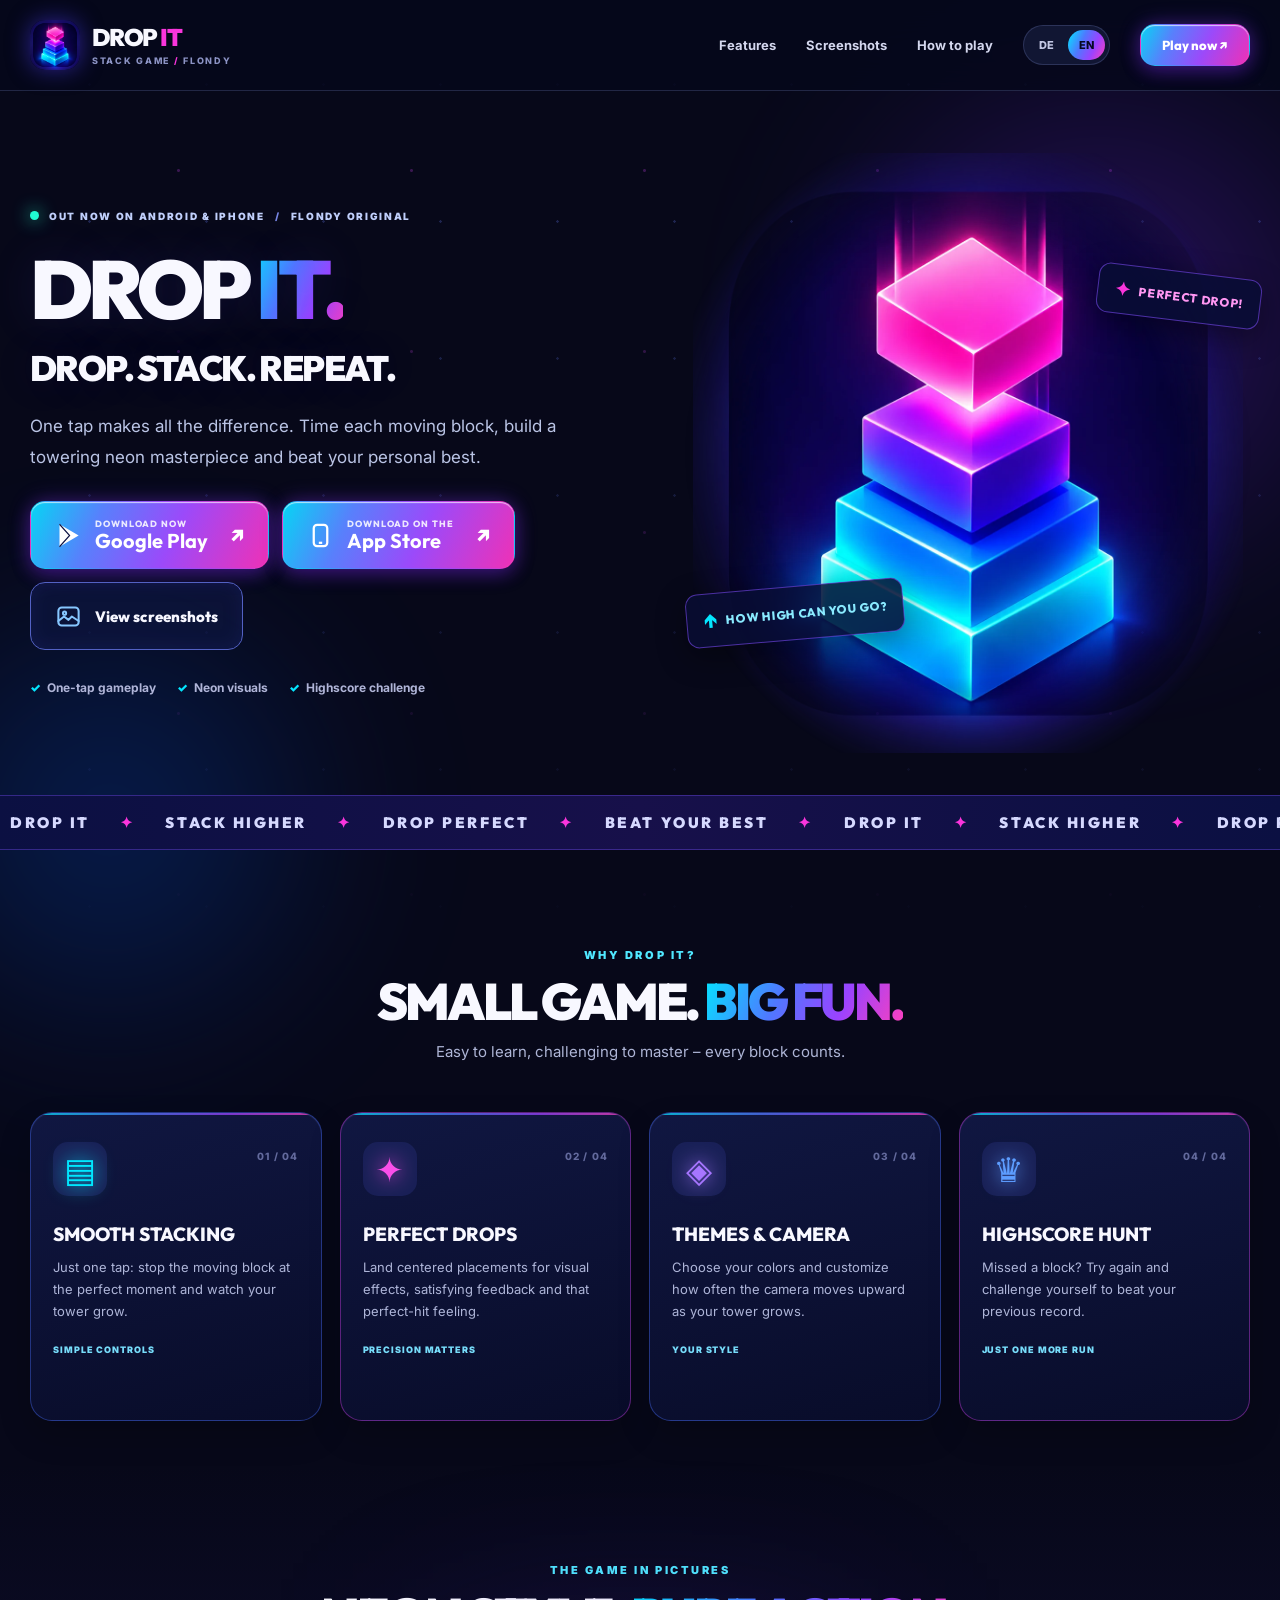
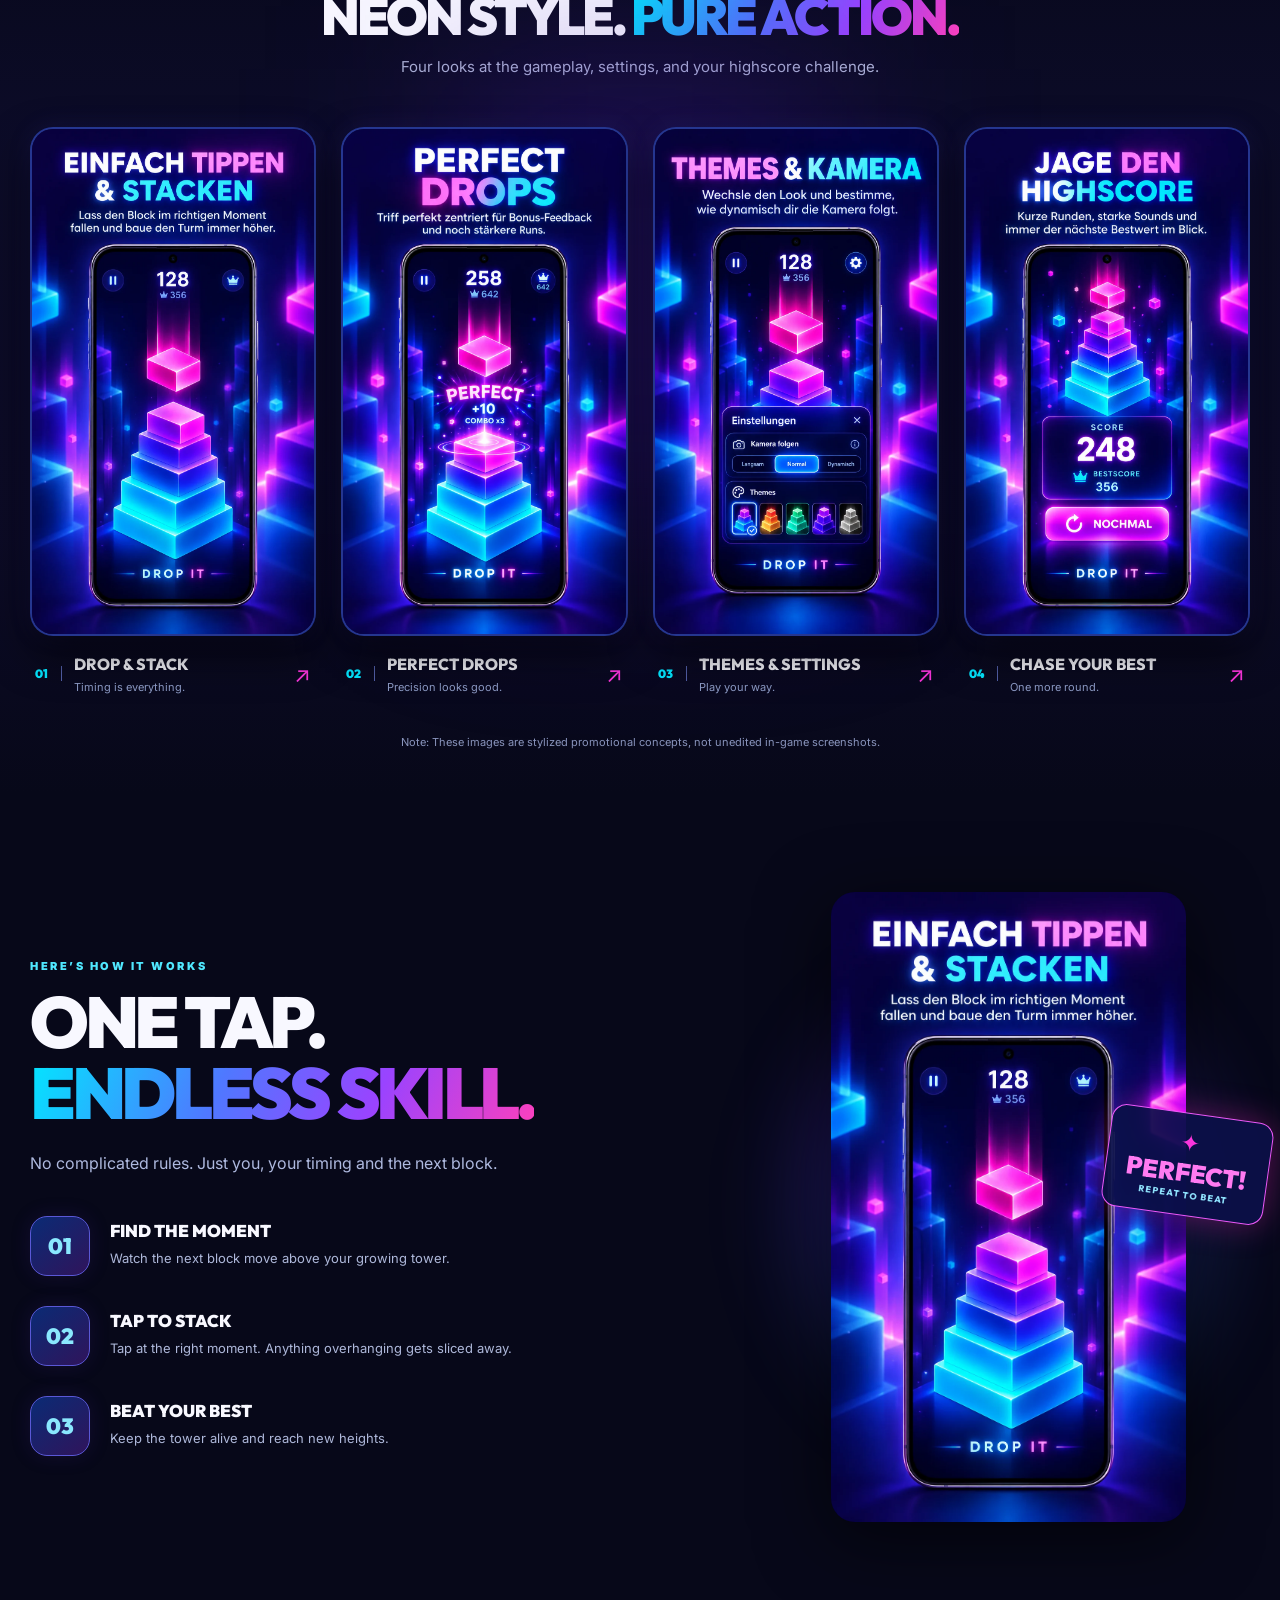
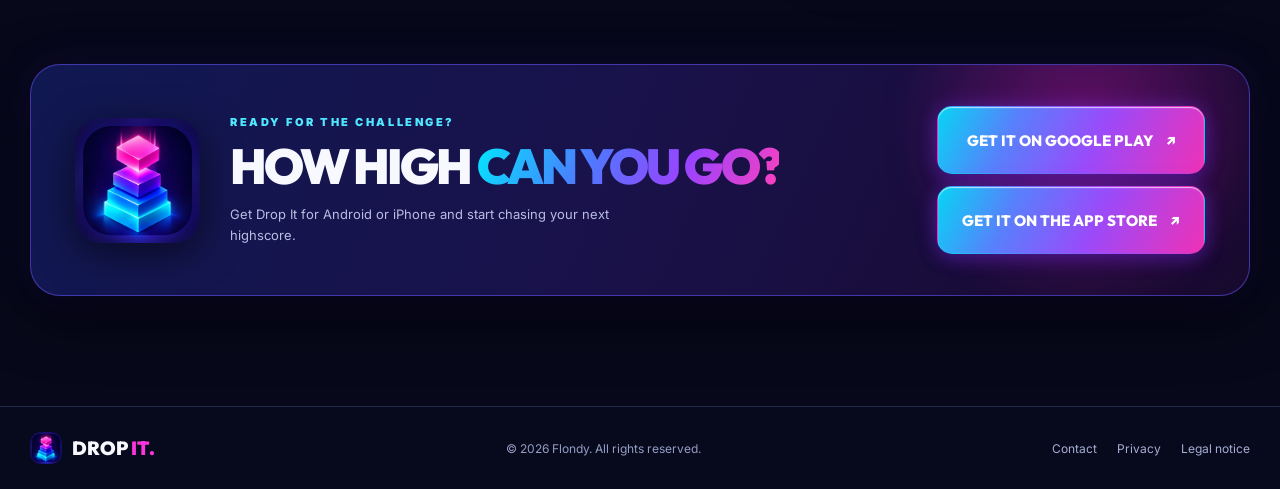
<file: index.html>
<!doctype html>
<html lang="de">
<head>
  <meta charset="utf-8">
  <meta name="viewport" content="width=device-width, initial-scale=1, viewport-fit=cover">
  <meta name="theme-color" content="#080923">
  <meta name="description" id="meta-description" content="Drop It – das farbenfrohe Geschicklichkeitsspiel mit One-Tap-Steuerung. Blöcke stapeln, perfekte Treffer landen und den Highscore knacken.">
  <meta property="og:type" content="website">
  <meta property="og:title" content="Drop It – Stack Higher. Drop Perfect.">
  <meta property="og:description" content="Ein Tap. Perfektes Timing. Wie hoch kommst du?">
  <meta property="og:image" content="https://flondy.github.io/drop-it-landing-page/assets/images/feature-graphic-1024x500.png">
  <meta property="og:url" content="https://flondy.github.io/drop-it-landing-page/">
  <meta name="twitter:card" content="summary_large_image">
  <title>Drop It – Stack Game | Flondy</title>
  <link rel="icon" type="image/png" href="assets/images/favicon.png">
  <link rel="apple-touch-icon" href="assets/images/icon-512.png">
  <link rel="preconnect" href="https://fonts.googleapis.com">
  <link rel="preconnect" href="https://fonts.gstatic.com" crossorigin>
  <link href="https://fonts.googleapis.com/css2?family=Inter:wght@400;500;600;700;800;900&family=Outfit:wght@400;500;600;700;800;900&display=swap" rel="stylesheet">
  <link rel="stylesheet" href="style.css">
  <script src="app.js" defer></script>
</head>
<body>
  <a class="skip-link" href="#main" data-i18n="skip">Zum Inhalt springen</a>
  <div class="ambient ambient-one" aria-hidden="true"></div>
  <div class="ambient ambient-two" aria-hidden="true"></div>
  <div class="star-field" aria-hidden="true"></div>

  <header class="site-header" id="top">
    <div class="container nav-shell">
      <a class="brand" href="#top" aria-label="Drop It – Home">
        <img src="assets/images/icon.webp" width="50" height="50" alt="Drop It App Icon">
        <span><strong>DROP <em>IT</em></strong><small>STACK GAME <span class="brand-separator">/</span> FLONDY</small></span>
      </a>
      <button class="menu-toggle" id="menu-toggle" type="button" aria-controls="nav-links" aria-expanded="false" aria-label="Menü öffnen">
        <span></span><span></span><span></span>
      </button>
      <nav class="nav-links" id="nav-links" aria-label="Navigation">
        <a href="#features" data-i18n="nav.features">Features</a>
        <a href="#gallery" data-i18n="nav.screenshots">Screenshots</a>
        <a href="#how-to-play" data-i18n="nav.how">So funktioniert's</a>
        <div class="language-toggle" role="group" aria-label="Sprache auswählen">
          <button type="button" data-lang="de" aria-pressed="true">DE</button>
          <button type="button" data-lang="en" aria-pressed="false">EN</button>
        </div>
        <a class="button button-small button-primary nav-cta" href="https://play.google.com/store/apps/details?id=dev.flondy.drop" target="_blank" rel="noopener noreferrer" data-i18n="nav.download">Jetzt spielen <span aria-hidden="true">↗</span></a>
      </nav>
    </div>
  </header>

  <main id="main">
    <section class="hero container" aria-labelledby="hero-title">
      <div class="hero-copy reveal">
        <div class="eyebrow"><span class="live-dot"></span><span data-i18n="hero.eyebrow">JETZT FÜR ANDROID &amp; IPHONE</span><span class="eyebrow-divider">/</span><span>FLONDY ORIGINAL</span></div>
        <h1 id="hero-title">DROP <span class="gradient-text">IT.</span><br><span data-i18n="hero.title">STAPEL. TRIFF. WIEDERHOLE.</span></h1>
        <p class="hero-lead" data-i18n="hero.description">Ein Tap entscheidet alles. Setze jeden Block im perfekten Moment ab, baue deinen Neon-Turm und knacke deinen eigenen Highscore.</p>
        <div class="hero-actions">
          <a class="button button-primary button-large" href="https://play.google.com/store/apps/details?id=dev.flondy.drop" target="_blank" rel="noopener noreferrer">
            <svg viewBox="0 0 24 24" aria-hidden="true"><path d="m4 2 17 10L4 22V2Z" fill="currentColor"/><path d="m4 2 9 10-9 10" fill="none" stroke="#0c1243" stroke-width="1"/></svg>
            <span><small data-i18n="hero.storeSmall">JETZT DOWNLOADEN</small><strong>Google Play</strong></span>
            <span class="arrow">↗</span>
          </a>
          <a class="button button-primary button-large" href="https://apps.apple.com/de/app/drop-it-stack-game/id6823741374" target="_blank" rel="noopener noreferrer">
            <svg viewBox="0 0 24 24" aria-hidden="true"><rect x="6" y="2.5" width="12" height="19" rx="3" fill="none" stroke="currentColor" stroke-width="2"/><path d="M10.5 18.5h3" stroke="currentColor" stroke-width="2"/></svg>
            <span><small data-i18n="hero.iosSmall">LADEN IM</small><strong>App Store</strong></span>
            <span class="arrow">↗</span>
          </a>
          <a class="button button-outline button-large" href="#gallery"><svg viewBox="0 0 24 24" aria-hidden="true"><rect x="3" y="4" width="18" height="16" rx="3"/><circle cx="8.5" cy="9" r="1.4"/><path d="m3 16 5-4 4 3 3-3 6 4"/></svg><span data-i18n="hero.gallery">Screenshots ansehen</span></a>
        </div>
        <div class="hero-benefits"><span><i aria-hidden="true">✓</i><span data-i18n="hero.benefit1">One-Tap-Gameplay</span></span><span><i aria-hidden="true">✓</i><span data-i18n="hero.benefit2">Neon-Look</span></span><span><i aria-hidden="true">✓</i><span data-i18n="hero.benefit3">Highscore-Challenge</span></span></div>
      </div>
      <div class="hero-art reveal" aria-label="Drop It Neon-Turm Illustration">
        <div class="hero-halo"></div>
        <img class="hero-icon" src="assets/images/icon.webp" alt="Leuchtende magentafarbene, violette und cyanblaue Stapelblöcke" width="600" height="600">
        <div class="hero-floating floating-top"><span class="mini-spark">✦</span><span data-i18n="hero.float1">PERFECT DROP!</span></div>
        <div class="hero-floating floating-bottom"><span class="mini-up">↑</span><span data-i18n="hero.float2">HOW HIGH CAN YOU GO?</span></div>
      </div>
    </section>

    <div class="ticker" aria-hidden="true"><div class="ticker-content"><span>DROP IT</span><b>✦</b><span>STACK HIGHER</span><b>✦</b><span>DROP PERFECT</span><b>✦</b><span>BEAT YOUR BEST</span><b>✦</b><span>DROP IT</span><b>✦</b><span>STACK HIGHER</span><b>✦</b><span>DROP PERFECT</span><b>✦</b><span>BEAT YOUR BEST</span><b>✦</b></div></div>

    <section class="section container" id="features" aria-labelledby="features-title">
      <div class="section-heading reveal"><div class="section-kicker" data-i18n="features.kicker">WARUM DROP IT?</div><h2 id="features-title"><span data-i18n="features.titleA">KLEINES SPIEL.</span> <span class="gradient-text" data-i18n="features.titleB">GROSSER SPASS.</span></h2><p data-i18n="features.subtitle">Schnell verstanden, schwer gemeistert – jeder neue Block zählt.</p></div>
      <div class="feature-grid">
        <article class="feature-card reveal"><div class="feature-icon cyan">▤</div><div class="feature-index">01 / 04</div><h3 data-i18n="features.f1title">SMOOTH STACKING</h3><p data-i18n="features.f1desc">Nur ein Fingertipp: Stoppe den beweglichen Block im richtigen Augenblick und lass deinen Turm wachsen.</p><span class="feature-tag" data-i18n="features.f1tag">EINFACHE STEUERUNG</span></article>
        <article class="feature-card reveal"><div class="feature-icon pink">✦</div><div class="feature-index">02 / 04</div><h3 data-i18n="features.f2title">PERFECT DROPS</h3><p data-i18n="features.f2desc">Triff die Mitte für perfekte Platzierungen, Partikeleffekte und dieses besondere Erfolgsgefühl.</p><span class="feature-tag" data-i18n="features.f2tag">PRÄZISION ZÄHLT</span></article>
        <article class="feature-card reveal"><div class="feature-icon purple">◈</div><div class="feature-index">03 / 04</div><h3 data-i18n="features.f3title">THEMES & KAMERA</h3><p data-i18n="features.f3desc">Wähle deinen Farblook und entscheide, wie oft die Kamera beim Stapeln mit nach oben fährt.</p><span class="feature-tag" data-i18n="features.f3tag">DEIN STIL</span></article>
        <article class="feature-card reveal"><div class="feature-icon blue">♛</div><div class="feature-index">04 / 04</div><h3 data-i18n="features.f4title">HIGHSCORE HUNT</h3><p data-i18n="features.f4desc">Ein Fehlversuch? Starte neu und versuche, deinen bisherigen Rekord zu schlagen.</p><span class="feature-tag" data-i18n="features.f4tag">IMMER EINE RUNDE MEHR</span></article>
      </div>
    </section>

    <section class="section gallery-section" id="gallery" aria-labelledby="gallery-title">
      <div class="container">
        <div class="section-heading reveal"><div class="section-kicker" data-i18n="gallery.kicker">DAS SPIEL IN BILDERN</div><h2 id="gallery-title"><span data-i18n="gallery.titleA">NEON-STYLE.</span> <span class="gradient-text" data-i18n="gallery.titleB">PURE ACTION.</span></h2><p data-i18n="gallery.subtitle">Vier Einblicke in das Spielprinzip, die Einstellungen und deine Highscore-Jagd.</p></div>
        <div class="screenshot-grid">
          <button class="screenshot-card reveal" type="button" data-image="assets/originals/screenshot-gameplay.png" data-caption="gallery.c1" aria-label="Gameplay-Bild groß anzeigen"><div class="screenshot-frame"><img src="assets/images/screenshot-gameplay.webp" loading="lazy" width="941" height="1672" alt="Gestaltete Gameplay-Vorschau: Blöcke zum Turm stapeln"></div><div class="screenshot-info"><span class="screenshot-number">01</span><div><strong data-i18n="gallery.c1">DROP & STACK</strong><small data-i18n="gallery.s1">Der perfekte Moment zählt.</small></div><span class="screenshot-arrow">↗</span></div></button>
          <button class="screenshot-card reveal" type="button" data-image="assets/originals/screenshot-perfect.png" data-caption="gallery.c2" aria-label="Perfect-Drops-Bild groß anzeigen"><div class="screenshot-frame"><img src="assets/images/screenshot-perfect.webp" loading="lazy" width="941" height="1672" alt="Gestaltete Spielvorschau: PERFECT Drop mit Neon-Partikeln"></div><div class="screenshot-info"><span class="screenshot-number">02</span><div><strong data-i18n="gallery.c2">PERFECT DROPS</strong><small data-i18n="gallery.s2">Präzision sieht gut aus.</small></div><span class="screenshot-arrow">↗</span></div></button>
          <button class="screenshot-card reveal" type="button" data-image="assets/originals/screenshot-themes.png" data-caption="gallery.c3" aria-label="Theme-Bild groß anzeigen"><div class="screenshot-frame"><img src="assets/images/screenshot-themes.webp" loading="lazy" width="941" height="1672" alt="Gestaltete Vorschau der Themes und Kameraeinstellungen"></div><div class="screenshot-info"><span class="screenshot-number">03</span><div><strong data-i18n="gallery.c3">THEMES & SETTINGS</strong><small data-i18n="gallery.s3">Spiele auf deine Weise.</small></div><span class="screenshot-arrow">↗</span></div></button>
          <button class="screenshot-card reveal" type="button" data-image="assets/originals/screenshot-highscore.png" data-caption="gallery.c4" aria-label="Highscore-Bild groß anzeigen"><div class="screenshot-frame"><img src="assets/images/screenshot-highscore.webp" loading="lazy" width="941" height="1672" alt="Gestaltete Spielvorschau: Highscore und Replay"></div><div class="screenshot-info"><span class="screenshot-number">04</span><div><strong data-i18n="gallery.c4">CHASE YOUR BEST</strong><small data-i18n="gallery.s4">Ein Versuch geht noch.</small></div><span class="screenshot-arrow">↗</span></div></button>
        </div>
        <p class="gallery-disclaimer" data-i18n="gallery.note">Hinweis: Die dargestellten Bilder sind gestaltete Werbevisualisierungen und keine unveränderten Ingame-Screenshots.</p>
      </div>
    </section>

    <section class="section container" id="how-to-play" aria-labelledby="how-title">
      <div class="how-grid">
        <div class="how-copy reveal"><div class="section-kicker" data-i18n="how.kicker">SO EINFACH GEHT'S</div><h2 id="how-title"><span data-i18n="how.titleA">ONE TAP.</span><br><span class="gradient-text" data-i18n="how.titleB">ENDLESS SKILL.</span></h2><p class="how-intro" data-i18n="how.intro">Keine komplizierten Regeln. Nur du, deine Reaktion und der nächste Block.</p><div class="steps"><div class="step"><div class="step-count">01</div><div><strong data-i18n="how.oneTitle">TIMING FINDEN</strong><p data-i18n="how.oneBody">Beobachte, wie sich der neue Block über dem Turm bewegt.</p></div></div><div class="step"><div class="step-count">02</div><div><strong data-i18n="how.twoTitle">TIPPEN & STAPELN</strong><p data-i18n="how.twoBody">Tippe im richtigen Moment. Was übersteht, wird abgeschnitten.</p></div></div><div class="step"><div class="step-count">03</div><div><strong data-i18n="how.threeTitle">REKORD BRECHEN</strong><p data-i18n="how.threeBody">Halte deinen Turm am Leben und erreiche neue Höhen.</p></div></div></div></div>
        <div class="how-visual reveal"><div class="how-visual-glow"></div><img src="assets/images/screenshot-gameplay.webp" loading="lazy" width="941" height="1672" alt="Gameplay-Illustration von Drop It"><div class="how-sticker"><span>✦</span><strong>PERFECT!</strong><small data-i18n="how.sticker">REPEAT TO BEAT</small></div></div>
      </div>
    </section>

    <section class="container section download-section" id="download"><div class="download-card reveal"><div class="download-glow"></div><div class="download-icon"><img src="assets/images/icon.webp" width="128" height="128" alt="Drop It Icon"></div><div class="download-copy"><div class="section-kicker" data-i18n="cta.kicker">BEREIT FÜR DIE CHALLENGE?</div><h2><span data-i18n="cta.titleA">WIE HOCH</span> <span class="gradient-text" data-i18n="cta.titleB">KOMMST DU?</span></h2><p data-i18n="cta.text">Hol dir Drop It für Android oder iPhone und starte deine nächste Highscore-Runde.</p></div><div style="display:flex;flex-direction:column;gap:12px"><a class="button button-primary button-large" href="https://play.google.com/store/apps/details?id=dev.flondy.drop" target="_blank" rel="noopener noreferrer"><span data-i18n="cta.button">JETZT AUF GOOGLE PLAY</span><span>↗</span></a><a class="button button-primary button-large" href="https://apps.apple.com/de/app/drop-it-stack-game/id6823741374" target="_blank" rel="noopener noreferrer"><span data-i18n="cta.iosButton">JETZT IM APP STORE</span><span>↗</span></a></div></div></section>
  </main>
  <footer class="footer"><div class="container footer-inner"><a class="footer-brand" href="#top"><img src="assets/images/favicon.png" alt="" width="32" height="32"><span>DROP <em>IT.</em></span></a><span class="copyright">© <span id="year"></span> Flondy. <span data-i18n="footer.rights">Alle Rechte vorbehalten.</span></span><nav aria-label="Rechtliches und Kontakt"><a href="mailto:flondy.dev@gmail.com" data-i18n="footer.contact">Kontakt</a><a href="privacy.html" data-i18n="footer.privacy">Datenschutz</a><a href="https://flondy.github.io/app-store/impressum.html" data-i18n="footer.imprint">Impressum</a></nav></div></footer>

  <div class="lightbox" id="lightbox" role="dialog" aria-modal="true" aria-label="Bildvorschau" hidden><button class="lightbox-close" id="lightbox-close" type="button" aria-label="Schließen">✕</button><button class="lightbox-direction lightbox-prev" id="lightbox-prev" type="button" aria-label="Vorheriges Bild">‹</button><figure><img id="lightbox-image" alt=""><figcaption id="lightbox-caption"></figcaption></figure><button class="lightbox-direction lightbox-next" id="lightbox-next" type="button" aria-label="Nächstes Bild">›</button></div>
</body>
</html>
</file>
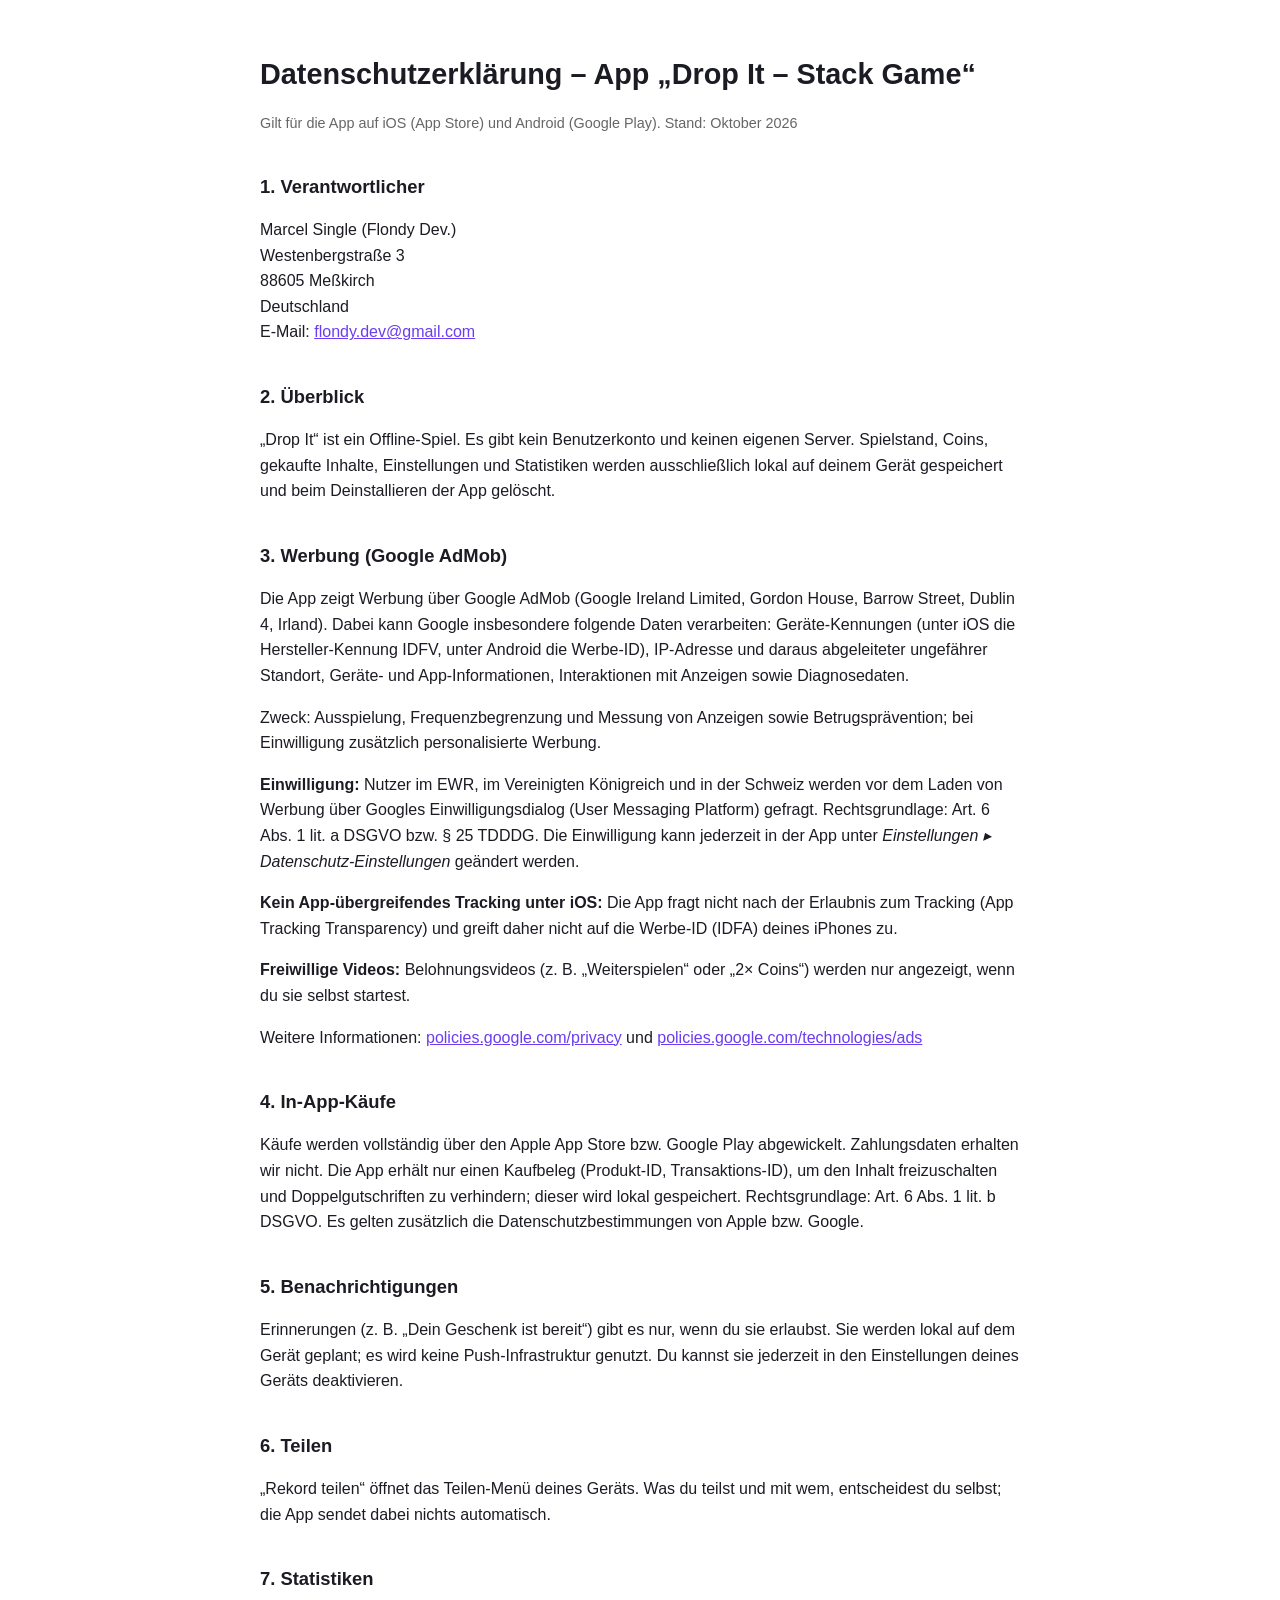
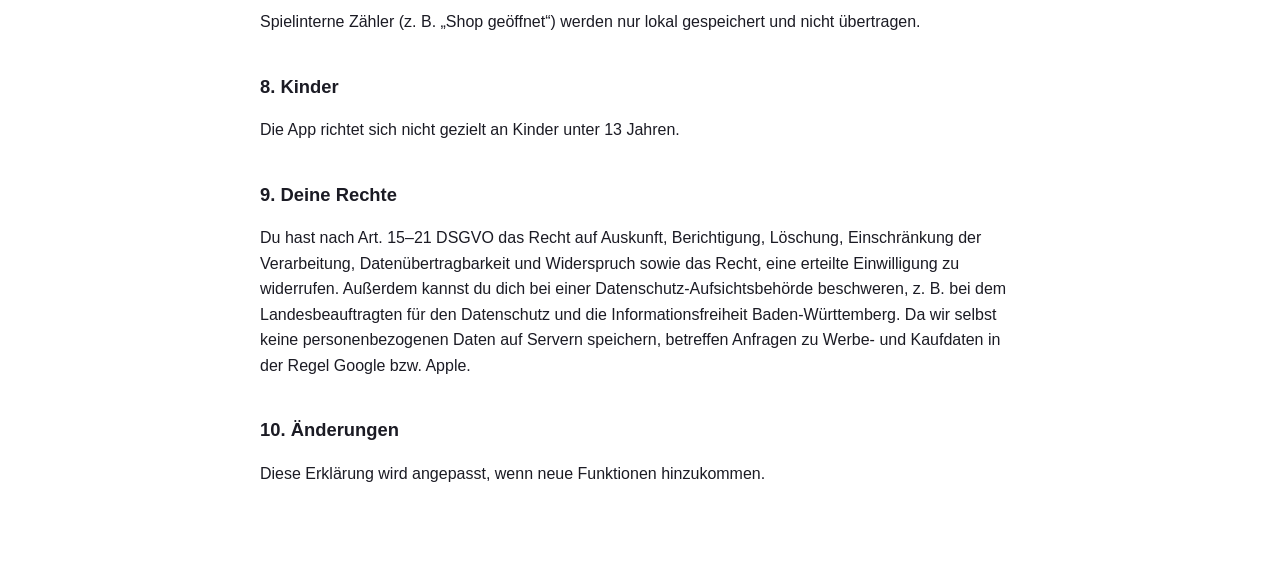
<file: app-privacy.html>
<!doctype html>
<html lang="de">
<head>
<meta charset="utf-8">
<meta name="viewport" content="width=device-width, initial-scale=1">
<title>Datenschutzerklärung – Drop It</title>
<style>
  body{font-family:-apple-system,BlinkMacSystemFont,"Segoe UI",Roboto,sans-serif;max-width:760px;margin:0 auto;padding:32px 16px 64px;line-height:1.6;color:#1b1b24;background:#fff}
  h1{font-size:1.8rem;margin-bottom:.2em} h2{font-size:1.15rem;margin-top:2em}
  .muted{color:#666;font-size:.9rem} a{color:#6b3cf0}
  @media (prefers-color-scheme:dark){body{background:#0f0c1d;color:#e8e6f5} .muted{color:#9a96b0} a{color:#58e3ff}}
</style>
</head>
<body>
<h1>Datenschutzerklärung – App „Drop It – Stack Game“</h1>
<p class="muted">Gilt für die App auf iOS (App Store) und Android (Google Play). Stand: Oktober 2026</p>

<h2>1. Verantwortlicher</h2>
<p>Marcel Single (Flondy Dev.)<br>Westenbergstraße 3<br>88605 Meßkirch<br>Deutschland<br>E-Mail: <a href="mailto:flondy.dev@gmail.com">flondy.dev@gmail.com</a></p>

<h2>2. Überblick</h2>
<p>„Drop It“ ist ein Offline-Spiel. Es gibt kein Benutzerkonto und keinen eigenen Server. Spielstand, Coins, gekaufte Inhalte, Einstellungen und Statistiken werden ausschließlich lokal auf deinem Gerät gespeichert und beim Deinstallieren der App gelöscht.</p>

<h2>3. Werbung (Google AdMob)</h2>
<p>Die App zeigt Werbung über Google AdMob (Google Ireland Limited, Gordon House, Barrow Street, Dublin 4, Irland). Dabei kann Google insbesondere folgende Daten verarbeiten: Geräte-Kennungen (unter iOS die Hersteller-Kennung IDFV, unter Android die Werbe-ID), IP-Adresse und daraus abgeleiteter ungefährer Standort, Geräte- und App-Informationen, Interaktionen mit Anzeigen sowie Diagnosedaten.</p>
<p>Zweck: Ausspielung, Frequenzbegrenzung und Messung von Anzeigen sowie Betrugsprävention; bei Einwilligung zusätzlich personalisierte Werbung.</p>
<p><strong>Einwilligung:</strong> Nutzer im EWR, im Vereinigten Königreich und in der Schweiz werden vor dem Laden von Werbung über Googles Einwilligungsdialog (User Messaging Platform) gefragt. Rechtsgrundlage: Art. 6 Abs. 1 lit. a DSGVO bzw. § 25 TDDDG. Die Einwilligung kann jederzeit in der App unter <em>Einstellungen ▸ Datenschutz-Einstellungen</em> geändert werden.</p>
<p><strong>Kein App-übergreifendes Tracking unter iOS:</strong> Die App fragt nicht nach der Erlaubnis zum Tracking (App Tracking Transparency) und greift daher nicht auf die Werbe-ID (IDFA) deines iPhones zu.</p>
<p><strong>Freiwillige Videos:</strong> Belohnungsvideos (z. B. „Weiterspielen“ oder „2× Coins“) werden nur angezeigt, wenn du sie selbst startest.</p>
<p>Weitere Informationen: <a href="https://policies.google.com/privacy">policies.google.com/privacy</a> und <a href="https://policies.google.com/technologies/ads">policies.google.com/technologies/ads</a></p>

<h2>4. In-App-Käufe</h2>
<p>Käufe werden vollständig über den Apple App Store bzw. Google Play abgewickelt. Zahlungsdaten erhalten wir nicht. Die App erhält nur einen Kaufbeleg (Produkt-ID, Transaktions-ID), um den Inhalt freizuschalten und Doppelgutschriften zu verhindern; dieser wird lokal gespeichert. Rechtsgrundlage: Art. 6 Abs. 1 lit. b DSGVO. Es gelten zusätzlich die Datenschutzbestimmungen von Apple bzw. Google.</p>

<h2>5. Benachrichtigungen</h2>
<p>Erinnerungen (z. B. „Dein Geschenk ist bereit“) gibt es nur, wenn du sie erlaubst. Sie werden lokal auf dem Gerät geplant; es wird keine Push-Infrastruktur genutzt. Du kannst sie jederzeit in den Einstellungen deines Geräts deaktivieren.</p>

<h2>6. Teilen</h2>
<p>„Rekord teilen“ öffnet das Teilen-Menü deines Geräts. Was du teilst und mit wem, entscheidest du selbst; die App sendet dabei nichts automatisch.</p>

<h2>7. Statistiken</h2>
<p>Spielinterne Zähler (z. B. „Shop geöffnet“) werden nur lokal gespeichert und nicht übertragen.</p>

<h2>8. Kinder</h2>
<p>Die App richtet sich nicht gezielt an Kinder unter 13 Jahren.</p>

<h2>9. Deine Rechte</h2>
<p>Du hast nach Art. 15–21 DSGVO das Recht auf Auskunft, Berichtigung, Löschung, Einschränkung der Verarbeitung, Datenübertragbarkeit und Widerspruch sowie das Recht, eine erteilte Einwilligung zu widerrufen. Außerdem kannst du dich bei einer Datenschutz-Aufsichtsbehörde beschweren, z. B. bei dem Landesbeauftragten für den Datenschutz und die Informationsfreiheit Baden-Württemberg. Da wir selbst keine personenbezogenen Daten auf Servern speichern, betreffen Anfragen zu Werbe- und Kaufdaten in der Regel Google bzw. Apple.</p>

<h2>10. Änderungen</h2>
<p>Diese Erklärung wird angepasst, wenn neue Funktionen hinzukommen.</p>
</body>
</html>
</file>
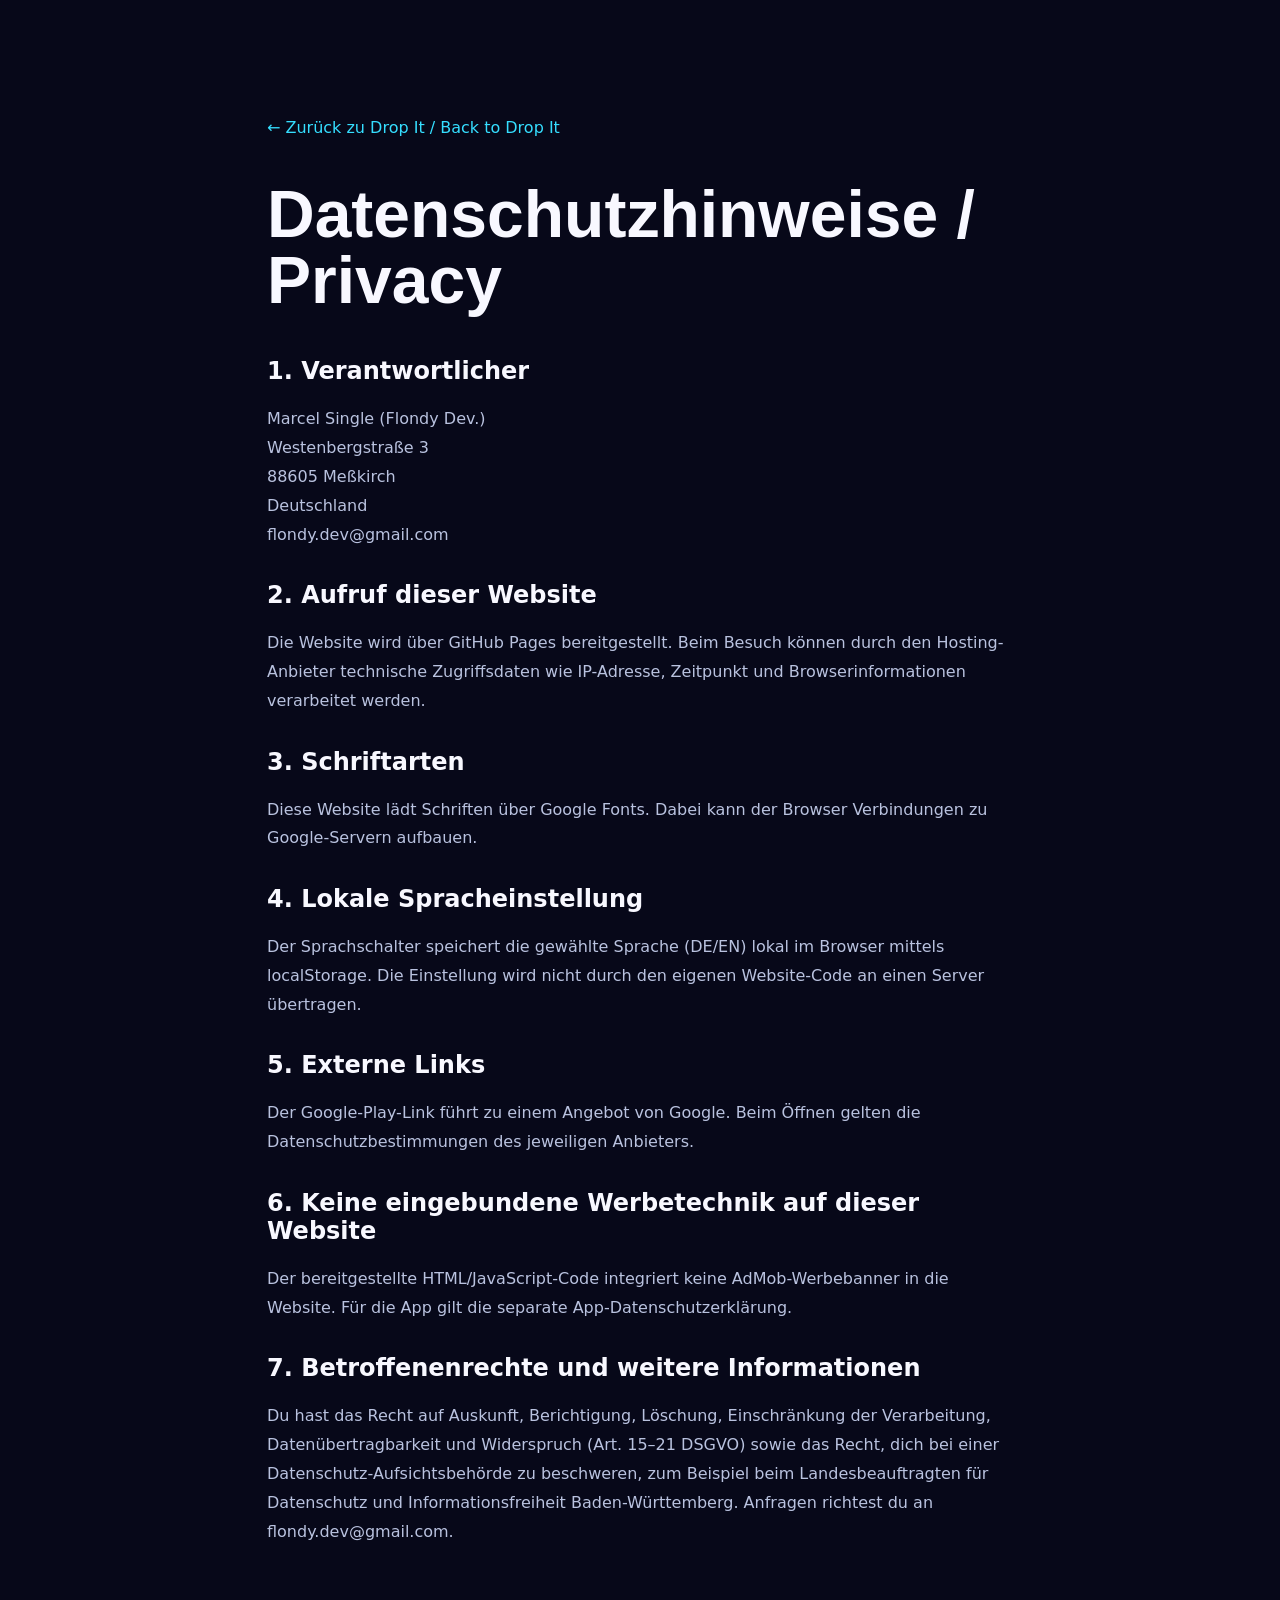
<file: privacy.html>
<!doctype html><html lang="de"><head><meta charset="utf-8"><meta name="viewport" content="width=device-width,initial-scale=1"><meta name="robots" content="noindex"><title>Datenschutz – Drop It</title><link rel="stylesheet" href="style.css"><style>.legal-page{max-width:790px;margin:100px auto 120px;padding:0 22px}.legal-page h1{font:900 clamp(38px,8vw,66px)/1 'Outfit',sans-serif}.legal-page h2{margin-top:32px}.legal-page p,.legal-page li{line-height:1.8;color:#b9c2df}.legal-warning{border:1px solid #e4a347;background:#3c260e;padding:18px;border-radius:15px;color:#fff;margin:28px 0}.back{display:inline-block;margin-top:18px;color:#35deff}</style></head><body><main class="legal-page"><a class="back" href="index.html">← Zurück zu Drop It / Back to Drop It</a><h1>Datenschutzhinweise / Privacy</h1><h2>1. Verantwortlicher</h2><p>Marcel Single (Flondy Dev.)<br>Westenbergstraße 3<br>88605 Meßkirch<br>Deutschland<br><a href="mailto:flondy.dev@gmail.com">flondy.dev@gmail.com</a></p><h2>2. Aufruf dieser Website</h2><p>Die Website wird über GitHub Pages bereitgestellt. Beim Besuch können durch den Hosting-Anbieter technische Zugriffsdaten wie IP-Adresse, Zeitpunkt und Browserinformationen verarbeitet werden.</p><h2>3. Schriftarten</h2><p>Diese Website lädt Schriften über Google Fonts. Dabei kann der Browser Verbindungen zu Google-Servern aufbauen.</p><h2>4. Lokale Spracheinstellung</h2><p>Der Sprachschalter speichert die gewählte Sprache (DE/EN) lokal im Browser mittels localStorage. Die Einstellung wird nicht durch den eigenen Website-Code an einen Server übertragen.</p><h2>5. Externe Links</h2><p>Der Google-Play-Link führt zu einem Angebot von Google. Beim Öffnen gelten die Datenschutzbestimmungen des jeweiligen Anbieters.</p><h2>6. Keine eingebundene Werbetechnik auf dieser Website</h2><p>Der bereitgestellte HTML/JavaScript-Code integriert keine AdMob-Werbebanner in die Website. Für die App gilt die separate <a href="app-privacy.html">App-Datenschutzerklärung</a>.</p><h2>7. Betroffenenrechte und weitere Informationen</h2><p>Du hast das Recht auf Auskunft, Berichtigung, Löschung, Einschränkung der Verarbeitung, Datenübertragbarkeit und Widerspruch (Art. 15–21 DSGVO) sowie das Recht, dich bei einer Datenschutz-Aufsichtsbehörde zu beschweren, zum Beispiel beim Landesbeauftragten für Datenschutz und Informationsfreiheit Baden-Württemberg. Anfragen richtest du an <a href="mailto:flondy.dev@gmail.com">flondy.dev@gmail.com</a>.</p></main></body></html>
</file>
<file: style.css>
:root{--bg:#070819;--bg2:#0b0d2a;--panel:#0e1234;--txt:#f8f8ff;--muted:#a3add4;--line:rgba(160,177,255,.19);--cyan:#04e6ff;--blue:#3b76ff;--purple:#8441ff;--pink:#fa35dc;--radius:22px;--gradient:linear-gradient(115deg,#00e9ff 0%,#4f78ff 38%,#9a43ff 68%,#ff40bb 100%)}
*{box-sizing:border-box}html{scroll-behavior:smooth;scroll-padding-top:100px}body{margin:0;min-width:320px;background:var(--bg);color:var(--txt);font-family:'Inter',system-ui,sans-serif;-webkit-font-smoothing:antialiased}body.modal-open{overflow:hidden}button,a{-webkit-tap-highlight-color:transparent}a{color:inherit;text-decoration:none}button{font:inherit}button:focus-visible,a:focus-visible{outline:3px solid var(--cyan);outline-offset:4px}img{max-width:100%;display:block}.container{width:min(1220px,calc(100% - 52px));margin-inline:auto}.skip-link{position:fixed;z-index:9999;left:16px;top:-100px;background:white;color:#080819;padding:12px;border-radius:8px}.skip-link:focus{top:16px}.ambient{position:absolute;pointer-events:none;z-index:-1;filter:blur(80px);opacity:.45}.ambient-one{width:600px;height:650px;background:radial-gradient(circle,#6021cd 0,transparent 70%);right:-120px;top:0}.ambient-two{width:540px;height:540px;background:radial-gradient(circle,#0641a9 0,transparent 70%);left:-160px;top:550px}.star-field{position:absolute;pointer-events:none;z-index:-1;inset:0 0 auto;height:970px;opacity:.3;background-image:radial-gradient(circle,#6981ff 1px,transparent 1.5px),radial-gradient(circle,#d448fa 1px,transparent 2px);background-size:117px 137px,233px 181px;background-position:31px 16px,62px 80px;mask-image:linear-gradient(#000,transparent)}
.site-header{position:sticky;top:0;z-index:100;background:rgba(6,8,27,.82);border-bottom:1px solid var(--line);backdrop-filter:blur(22px);-webkit-backdrop-filter:blur(22px)}.nav-shell{height:90px;display:flex;align-items:center;justify-content:space-between;gap:22px}.brand{display:flex;align-items:center;gap:12px;flex-shrink:0}.brand img{width:50px;height:50px;border-radius:15px;box-shadow:0 0 22px rgba(76,57,249,.5)}.brand span{display:flex;flex-direction:column}.brand strong{font:900 24px/1 'Outfit',sans-serif;letter-spacing:-.05em}.brand strong em,.footer-brand em{font-style:normal;color:var(--pink)}.brand small{font-size:9px;font-weight:800;letter-spacing:.19em;color:#8c93c4;margin-top:6px}.brand-separator{color:var(--pink);display:inline!important}.nav-links{display:flex;align-items:center;gap:30px}.nav-links>a:not(.button){font-size:13px;font-weight:700;color:#d4d7ee;transition:color .2s}.nav-links>a:not(.button):hover{color:var(--cyan)}.language-toggle{display:flex;padding:4px;border:1px solid var(--line);background:#111633;border-radius:100px;gap:3px}.language-toggle button{cursor:pointer;border:0;border-radius:30px;background:transparent;color:#c4c8e5;font-size:11px;font-weight:800;padding:8px 11px;transition:background .2s,color .2s}.language-toggle button.active{background:var(--gradient);color:#060823}.menu-toggle{display:none}.button{display:inline-flex;align-items:center;justify-content:center;gap:13px;border:1px solid transparent;border-radius:15px;font-family:'Outfit',sans-serif;font-weight:800;white-space:nowrap;cursor:pointer;transition:transform .23s ease,box-shadow .23s ease,background .23s ease;position:relative}.button:hover{transform:translateY(-3px)}.button-primary{background:linear-gradient(115deg,#06d5f4 0%,#5880fc 28%,#9b4afa 59%,#ef31b6 100%);color:#fff;box-shadow:0 6px 18px #5411b066,0 0 21px rgba(137,66,255,.32),inset 0 1px 1px #ffffffaa}.button-primary:hover{box-shadow:0 10px 34px #7413d977,0 0 28px rgba(137,66,255,.55)}.button-small{padding:12px 21px;font-size:13px}.button-large{min-height:68px;padding:14px 24px;font-size:15px}.button-large svg{width:27px;height:27px;flex-shrink:0}.button-large svg:not(:first-child){fill:none;stroke:currentColor}.button-large:has(.arrow) span:nth-child(2){display:flex;flex-direction:column;align-items:flex-start;line-height:1.15}.button-large small{font-size:9px;letter-spacing:.1em;opacity:.85}.button-large strong{font-size:20px}.arrow{padding-left:9px;font-size:22px}.button-outline{border-color:#5361c3;color:#f7f7ff;background:rgba(15,24,68,.62);box-shadow:inset 0 0 18px #252a8440}.button-outline:hover{border-color:#0fe5f7;background:rgba(15,24,68,.9)}.button-outline svg{fill:none;stroke:#87c7ff;stroke-width:1.8;stroke-linecap:round;stroke-linejoin:round}
.hero{min-height:665px;padding-top:94px;padding-bottom:75px;display:grid;grid-template-columns:1.1fr 1fr;gap:35px;align-items:center}.hero-copy{position:relative;z-index:2}.eyebrow{font-size:10px;font-weight:900;letter-spacing:.17em;color:#c0cffb;display:flex;align-items:center;gap:10px;margin-bottom:28px}.live-dot{width:9px;height:9px;border-radius:50%;background:#20f9d3;box-shadow:0 0 17px #20f9d3}.eyebrow-divider{color:#7785e3}.hero h1,.section-heading h2,.how-copy h2,.download-card h2{font-family:'Outfit',sans-serif;letter-spacing:-.06em;font-weight:900}.hero h1{font-size:clamp(50px,6.4vw,95px);line-height:.95;margin:0 0 26px;text-shadow:0 0 48px #6b56fd20}.hero h1 [data-i18n="hero.title"]{display:block;margin-top:24px;font-size:clamp(24px,2.75vw,38px);letter-spacing:-.045em;white-space:nowrap}.gradient-text{background:var(--gradient);background-clip:text;-webkit-background-clip:text;-webkit-text-fill-color:transparent}.hero-lead{font-size:17px;line-height:1.8;color:#bac4e5;max-width:590px;margin:0 0 29px}.hero-actions{display:flex;flex-wrap:wrap;gap:13px}.hero-benefits{display:flex;flex-wrap:wrap;gap:21px;margin-top:30px;font-size:12px;font-weight:700;color:#b0b5d8}.hero-benefits>span{display:flex;align-items:center;gap:6px}.hero-benefits i{font-style:normal;color:var(--cyan);font-weight:900}.hero-art{height:535px;position:relative;display:flex;align-items:center;justify-content:center;isolation:isolate}.hero-halo{position:absolute;inset:5%;background:radial-gradient(ellipse,#4e21b450,#2f26a520 52%,transparent 70%);filter:blur(26px)}.hero-icon{width:min(550px,100%);border-radius:23%;filter:drop-shadow(0 0 45px #6b2cff88);animation:hover-up 6s ease-in-out infinite;position:relative;z-index:1;mask-image:radial-gradient(ellipse at center,#000 53%,transparent 78%)}.hero-floating{position:absolute;z-index:2;display:flex;align-items:center;gap:8px;padding:12px 16px;border:1px solid #804dfa90;background:#090e34d9;border-radius:12px;box-shadow:0 9px 30px #0006;font:800 12px 'Outfit',sans-serif;letter-spacing:.06em}.floating-top{top:16%;right:-2%;transform:rotate(7deg);color:#ff96f2}.floating-bottom{bottom:15%;left:0;transform:rotate(-5deg);color:#89eaff}.mini-spark{font-size:19px;color:var(--pink)}.mini-up{font-size:22px;color:var(--cyan)}@keyframes hover-up{50%{transform:translateY(-15px)}}
.ticker{border-block:1px solid #6343d478;background:linear-gradient(90deg,#0b1042,#17104a,#0b1042);overflow:hidden}.ticker-content{display:flex;align-items:center;justify-content:space-around;gap:30px;min-width:max-content;padding:17px 10px;animation:slide-ticker 32s linear infinite;font:900 15px 'Outfit',sans-serif;letter-spacing:.17em;color:#d6d9ff}.ticker b{color:var(--pink)}@keyframes slide-ticker{to{transform:translateX(-25%)}}.section{padding-top:98px;padding-bottom:44px}.section-heading{text-align:center;margin:0 auto 47px;max-width:820px}.section-kicker{font-size:11px;letter-spacing:.23em;color:#50e8ff;font-weight:900;margin-bottom:13px}.section-heading h2{font-size:clamp(36px,4vw,55px);margin:0 0 10px;line-height:1.05}.section-heading p{font-size:15px;color:#aeb5d6;line-height:1.75;margin:0}.feature-grid{display:grid;grid-template-columns:repeat(4,minmax(0,1fr));gap:18px}.feature-card{min-height:309px;position:relative;overflow:hidden;padding:29px 22px 22px;border:1px solid rgba(71,105,244,.42);border-radius:var(--radius);background:linear-gradient(165deg,#111844f2,#090d2bed);box-shadow:0 14px 32px #0003, inset 0 1px #ffffff13}.feature-card:before{content:"";position:absolute;top:0;left:0;right:0;height:2px;background:var(--gradient);opacity:.74}.feature-card:nth-child(2),.feature-card:nth-child(4){border-color:rgba(220,65,245,.39)}.feature-card:hover{transform:translateY(-5px);box-shadow:0 20px 42px #0006,0 0 30px #623eff22}.feature-card{transition:transform .24s,box-shadow .24s}.feature-icon{height:54px;width:54px;display:grid;place-items:center;font-size:34px;border-radius:15px;margin-bottom:26px;background:rgba(33,41,104,.6)}.feature-icon.cyan{color:#00e8ff;text-shadow:0 0 20px #00e8ff}.feature-icon.pink{color:#fa4fe9;text-shadow:0 0 20px #fa4fe9}.feature-icon.purple{color:#a776ff;text-shadow:0 0 20px #a776ff}.feature-icon.blue{color:#5d9dff;text-shadow:0 0 20px #5d9dff}.feature-index{position:absolute;right:22px;top:37px;color:#636a9d;font-size:10px;font-weight:800;letter-spacing:.12em}.feature-card h3{font:800 19px 'Outfit',sans-serif;margin:0 0 10px}.feature-card p{font-size:13px;line-height:1.7;color:#aeb5d8;margin:0}.feature-tag{display:inline-flex;margin-top:22px;color:#77dcfa;font-size:9px;font-weight:900;letter-spacing:.1em}
.gallery-section{background:linear-gradient(180deg,transparent,#15124455 28%,#19124844 73%,transparent);position:relative}.gallery-section:before{content:"";pointer-events:none;position:absolute;left:35%;top:22%;width:30%;height:50%;background:#4819b153;filter:blur(95px)}.screenshot-grid{position:relative;display:grid;grid-template-columns:repeat(4,minmax(0,1fr));gap:25px}.screenshot-card{border:0;background:transparent;padding:0;cursor:pointer;text-align:left;color:inherit;min-width:0}.screenshot-frame{aspect-ratio:941/1672;overflow:hidden;position:relative;border:2px solid #334fc79a;background:#12133e;border-radius:23px;box-shadow:0 18px 42px #0009,0 0 23px #4a3dea24;transition:transform .25s,border-color .25s,box-shadow .25s}.screenshot-card:hover .screenshot-frame{transform:translateY(-8px);border-color:#d649ef;box-shadow:0 22px 48px #0009,0 0 30px #aa3dd63d}.screenshot-frame img{height:100%;width:100%;object-fit:cover}.screenshot-info{display:flex;align-items:center;gap:12px;padding:18px 5px}.screenshot-number{font:900 12px 'Outfit',sans-serif;color:var(--cyan);border-right:1px solid #5360a9;padding-right:13px}.screenshot-info div{display:flex;flex-direction:column;gap:6px;flex:1}.screenshot-info strong{font:800 16px 'Outfit',sans-serif}.screenshot-info small{font-size:11px;color:#8e9cc7}.screenshot-arrow{font-size:22px;color:var(--pink)}.gallery-disclaimer{text-align:center;font-size:11px;line-height:1.5;color:#8994bc;margin:22px 0 0}
.how-grid{display:grid;grid-template-columns:1fr .8fr;gap:11%;align-items:center}.how-copy h2{font-size:clamp(45px,5.6vw,80px);line-height:1; margin:0 0 20px}.how-intro{font-size:16px;line-height:1.8;color:#aeb9df;margin:0 0 38px;max-width:510px}.steps{display:grid;gap:30px}.step{display:flex;gap:20px;align-items:flex-start}.step-count{min-width:60px;height:60px;display:grid;place-items:center;border-radius:17px;background:linear-gradient(140deg,#0a2b75,#30145b);border:1px solid #5a58d6;color:#8ae8fe;font:900 22px 'Outfit',sans-serif;box-shadow:0 0 20px #502ca62b}.step strong{display:block;font:900 17px 'Outfit',sans-serif;margin:4px 0 6px}.step p{color:#aeb8da;font-size:13px;line-height:1.7;margin:0;max-width:420px}.how-visual{height:630px;position:relative;display:flex;justify-content:center;align-items:center}.how-visual-glow{position:absolute;inset:15% 8%;filter:blur(45px);background:linear-gradient(160deg,#691dfb66,#07a7ff34);border-radius:50%}.how-visual>img{z-index:1;height:100%;width:auto;max-width:90%;object-fit:contain;border-radius:24px;filter:drop-shadow(0 16px 36px #0009)}.how-sticker{position:absolute;z-index:2;right:-4%;top:35%;transform:rotate(8deg);background:#0c1049e9;padding:15px 20px;border:1px solid #ed58f9;box-shadow:0 0 33px #f026b15c;border-radius:15px;display:flex;flex-direction:column;align-items:center}.how-sticker>span{font-size:23px;color:var(--pink)}.how-sticker strong{font:900 25px 'Outfit',sans-serif;color:#ff7af1}.how-sticker small{font:800 9px 'Outfit',sans-serif;color:#8ddffa;letter-spacing:.1em}
.download-section{padding-bottom:110px}.download-card{overflow:hidden;isolation:isolate;position:relative;border-radius:30px;background:linear-gradient(115deg,#101852,#19124b 46%,#18092e);border:1px solid #5d4ce3a1;box-shadow:0 18px 60px #0008,0 0 40px #5122f124;min-height:232px;padding:34px 44px;display:flex;gap:30px;align-items:center}.download-glow{position:absolute;z-index:-1;right:-30px;top:-130px;width:390px;height:380px;background:radial-gradient(circle,#fb17c155,transparent 70%);filter:blur(14px)}.download-icon img{width:125px;height:125px;border-radius:26px;box-shadow:0 10px 38px #0008;max-width:none}.download-copy{flex:1}.download-card h2{font-size:clamp(30px,3.9vw,49px);line-height:1.02;margin:0 0 12px}.download-card p{color:#b9bde2;max-width:400px;font-size:13px;line-height:1.6;margin:0}.footer{border-top:1px solid var(--line);background:#07091d;padding:25px 0}.footer-inner{display:flex;align-items:center;justify-content:space-between;gap:20px;flex-wrap:wrap}.footer-brand{display:flex;align-items:center;gap:10px;font:900 19px 'Outfit',sans-serif}.footer-brand img{border-radius:10px}.copyright{font-size:12px;color:#949dc3}.footer nav{display:flex;gap:20px;flex-wrap:wrap}.footer nav a{font-size:12px;color:#a6afd3}.footer nav a:hover{color:var(--cyan)}
.lightbox[hidden]{display:none}.lightbox{position:fixed;inset:0;z-index:1000;background:rgba(3,4,16,.96);display:flex;align-items:center;justify-content:center;gap:30px;padding:30px}.lightbox figure{margin:0;height:min(88vh,820px);display:flex;flex-direction:column;align-items:center;justify-content:center;gap:13px;min-width:0}.lightbox img{max-height:calc(100% - 26px);max-width:min(82vw,580px);border-radius:15px;box-shadow:0 0 40px #7138e244;object-fit:contain}.lightbox figcaption{font:800 14px 'Outfit',sans-serif;color:#d5d9ff}.lightbox-close,.lightbox-direction{flex-shrink:0;background:#161947;border:1px solid #7374d666;color:white;border-radius:50%;display:grid;place-items:center;cursor:pointer}.lightbox-close{position:absolute;right:28px;top:24px;width:44px;height:44px}.lightbox-direction{width:48px;height:48px;font-size:33px}.lightbox button:hover{background:#523cb6}
.reveal{transition:opacity .6s ease,transform .6s ease}.js-ready .reveal:not(.is-visible){opacity:0;transform:translateY(25px)}.js-ready .feature-card.reveal:not(.is-visible){transform:translateY(20px)}
@media(max-width:1080px){.nav-links{gap:18px}.feature-grid{grid-template-columns:repeat(2,1fr)}.hero{gap:12px}.hero h1{font-size:clamp(52px,6.6vw,76px)}.hero h1 [data-i18n="hero.title"]{font-size:26px}.hero-benefits{gap:13px}.screenshot-grid{gap:16px}.screenshot-info strong{font-size:14px}.download-card{gap:22px;padding-inline:30px}}
@media(max-width:850px){.nav-shell{height:75px}.menu-toggle{display:flex;width:44px;height:44px;flex-direction:column;align-items:center;justify-content:center;gap:5px;border:1px solid #454a89;background:#111534;border-radius:11px;cursor:pointer}.menu-toggle span{width:20px;height:2px;background:#fff;border-radius:3px}.nav-links{display:none;position:absolute;top:75px;left:0;right:0;background:#090c24f8;backdrop-filter:blur(20px);padding:25px max(26px,5vw) 30px;flex-direction:column;align-items:stretch;gap:23px;border-bottom:1px solid var(--line)}.nav-links.open{display:flex}.nav-links>a:not(.button){font-size:16px}.language-toggle{width:max-content}.nav-cta{align-self:flex-start}.hero{min-height:auto;padding-top:70px;padding-bottom:70px;grid-template-columns:1fr}.hero-copy{text-align:center}.hero h1{font-size:clamp(50px,10vw,82px)}.hero h1 [data-i18n="hero.title"]{font-size:clamp(21px,4vw,31px)}.hero-lead{margin-inline:auto}.eyebrow,.hero-actions,.hero-benefits{justify-content:center}.hero-art{height:410px;max-width:530px;margin:10px auto 0;width:100%}.hero-icon{width:460px}.screenshot-grid{grid-template-columns:repeat(2,minmax(0,1fr));gap:24px}.how-grid{grid-template-columns:1fr;gap:25px}.how-copy{max-width:620px}.how-visual{height:500px}.how-visual>img{max-height:100%}.how-sticker{right:20%}.download-card{flex-wrap:wrap}.download-card .button{margin-left:auto}}
@media(max-width:530px){.container{width:calc(100% - 34px)}.brand img{width:42px;height:42px}.brand strong{font-size:22px}.brand small{font-size:8px}.hero{padding-top:48px;padding-bottom:32px}.eyebrow{font-size:9px;letter-spacing:.1em;flex-wrap:wrap}.hero h1{font-size:clamp(47px,13vw,66px)}.hero h1 [data-i18n="hero.title"]{font-size:clamp(17px,4.6vw,24px);white-space:normal;line-height:1.25}.hero-lead{font-size:14px;line-height:1.7}.hero-actions{display:grid;gap:13px}.button-large{width:100%;min-height:61px}.hero-benefits{font-size:11px}.hero-art{height:350px;margin-top:2px}.hero-icon{width:360px}.hero-floating{font-size:9px;padding:9px 11px}.floating-top{top:12%;right:0}.floating-bottom{bottom:7%;left:0}.ticker-content{font-size:12px}.section{padding-top:70px;padding-bottom:32px}.section-heading{margin-bottom:28px}.section-heading h2{font-size:clamp(31px,8vw,43px)}.section-heading p{font-size:13px}.feature-grid{grid-template-columns:1fr;gap:13px}.feature-card{min-height:250px;padding:22px}.feature-icon{margin-bottom:18px}.screenshot-grid{gap:13px}.screenshot-frame{border-radius:14px}.screenshot-info{padding:12px 1px;gap:7px}.screenshot-number{font-size:10px;padding-right:7px}.screenshot-info strong{font-size:11px}.screenshot-info small{font-size:10px}.screenshot-arrow{font-size:15px}.how-copy h2{font-size:51px}.how-visual{height:440px}.how-sticker{right:0;padding:9px 12px}.how-sticker strong{font-size:18px}.download-section{padding-bottom:75px}.download-card{justify-content:center;text-align:center;padding:28px 19px;gap:14px;border-radius:22px}.download-icon img{width:94px;height:94px}.download-copy{width:100%;flex-basis:100%}.download-card h2{font-size:36px}.download-card .button{margin:10px auto 0;font-size:12px;width:100%}.footer-inner{justify-content:center;text-align:center}.footer nav{justify-content:center}.lightbox{padding:12px;gap:9px}.lightbox-direction{width:33px;height:33px;font-size:25px}.lightbox-close{top:13px;right:13px}.lightbox img{max-width:calc(100vw - 102px)}}
@media(prefers-reduced-motion:reduce){*,*:before,*:after{scroll-behavior:auto!important;animation:none!important;transition:none!important}.reveal{opacity:1!important;transform:none!important}}
</file>
